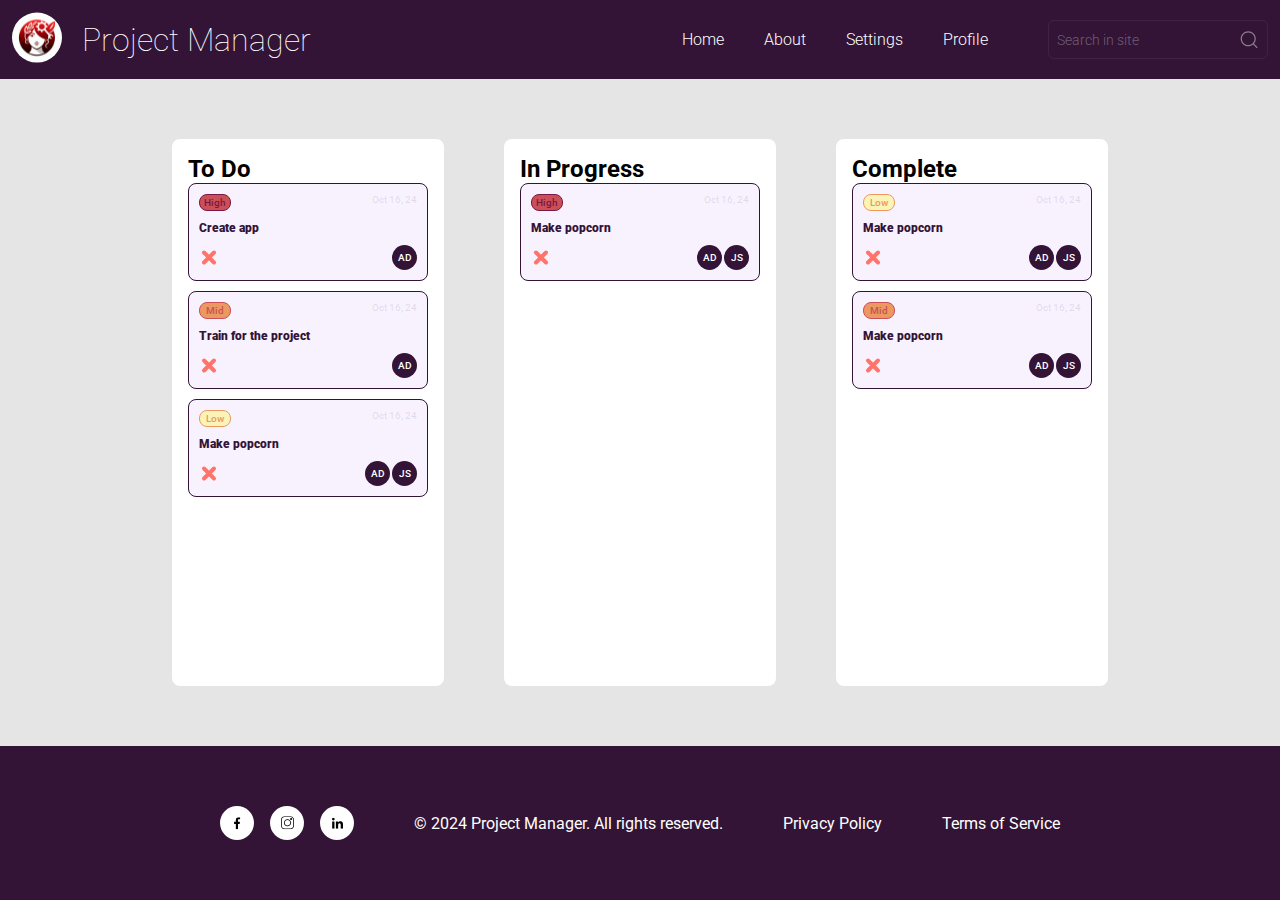
<file: src/pages/cards/index.html>
<!DOCTYPE html>
<html lang="en">
<head>
    <meta charset="UTF-8">
    <meta name="viewport" content="width=device-width, initial-scale=1.0">
    <title>Project Manager</title>
    <link rel="stylesheet" href="style.css">
    <link rel="preconnect" href="https://fonts.googleapis.com">
    <link rel="preconnect" href="https://fonts.gstatic.com" crossorigin>
    <link href="https://fonts.googleapis.com/css2?family=Poppins:ital,wght@0,100;0,200;0,300;0,400;0,500;0,600;0,700;0,800;0,900;1,100;1,200;1,300;1,400;1,500;1,600;1,700;1,800;1,900&family=Roboto:ital,wght@0,100;0,300;0,400;0,500;0,700;0,900;1,100;1,300;1,400;1,500;1,700;1,900&display=swap" rel="stylesheet">
</head>
<body>
    <header id="header">
        <a class="skip-content" href="#main">skip to main content</a>
        <a class="skip-content" href="#footer">skip to footer</a>
        <div id="header-desktop">
            <div id="header-logo-content">
                <a href="../home/index.html">
                    <img class="logo" src="../../assets/projectManagerLogo.svg" alt="Logo Project Manager">
                </a>
                <h1 id="header-title"> Project Manager</h1>
            </div>
            <div id="header-left-side">
                <ul id="header-navigation-links">
                    <li >
                        <a class="header-links-item" href="../home/index.html">Home</a>
                    </li>
                    <li >
                        <a class="header-links-item" href="">About</a>
                    </li>
                    <li >
                        <a class="header-links-item" href="">Settings</a>
                    </li>
                    <li >
                        <a class="header-links-item" href="">Profile</a>
                    </li>
                </ul>
                <div class="header-search-bar">
                    <input id="header-search-input" type="text" value="Search in site">
                    <img src="../../assets/magnifier.svg" alt="" aria-hidden>
                </div>
            </div>
        </div>
        <div id="header-mobile-container">
            <div id="header-mobile">
                <button id="menu-mobile" class="icon-button" onclick="return handleClickMenuMobile()">
                    <img id="menu-mobile-icon" class="closed" src="../../assets/menu.svg" alt="" aria-hidden>
                    <span id="menu-mobile-label" class="screen-reader-only">Abrir menu</span>
                </button>
                <a href="../home/index.html">
                    <img class="logo" src="../../assets/projectManagerLogo.svg" alt="Logo Project Manager">
                </a>
                <button id="mobile-search-button-bar" onclick="return handleClickMobileSearchBar()" class="icon-button">
                        <input id="header-mobile-search-input" type="text" value="Search in site" onblur="return clearMobileSearchBar()">
                    <img src="../../assets/search.svg" alt="" aria-hidden>
                    <span class="screen-reader-only">Pesquisar</span>
                </button>
            </div>
            <nav id="header-mobile-nav" class="closed">
                <ul class="header-navigation-links">
                    <li >
                        <a class="header-links-item" href="../home/index.html">Home</a>
                    </li>
                    <li >
                        <a class="header-links-item" href="">About</a>
                    </li>
                    <li >
                        <a class="header-links-item" href="">Settings</a>
                    </li>
                    <li >
                        <a class="header-links-item" href="">Profile</a>
                    </li>
                </ul>
            </nav>
        </div>
    </header>
    <main id="main">
        <section id="cards-section">
                <div class="cards-column">
                    <h2>To Do</h2>
                    <div class="cards-amount">
                        <div class="card-item">
                            <div class="card-top-information">
                              <span id="card-priority-Card" class="card-priority">High</span>
                              <span class="card-date">Oct 16, 24</span>
                            </div>
                            <h3 class="card-title">Create app</h3>
                            <div class="card-delete-area">
                                <img src="../../assets/X.svg" alt="">
                            <div class="card-collaborators-container">
                                <div class="card-collaborators-item">AD</div>
                            </div>
                          </div>  
                        </div>
                        <div class="card-item">
                            <div class="card-top-information">
                              <span id="card-priority-Card" class="card-priority">Mid</span>
                              <span class="card-date">Oct 16, 24</span>
                            </div>
                            <h3 class="card-title">Train for the project</h3>
                            <div class="card-delete-area">
                                <img src="../../assets/X.svg" alt="">
                            <div class="card-collaborators-container">
                                <div class="card-collaborators-item">AD</div>
                            </div>
                          </div>  
                        </div>
                        <div class="card-item">
                            <div class="card-top-information">
                              <span id="card-priority-Card" class="card-priority">Low</span>
                              <span class="card-date">Oct 16, 24</span>
                            </div>
                            <h3 class="card-title">Make popcorn</h3>
                            <div class="card-delete-area">
                                <img src="../../assets/X.svg" alt="">
                            <div class="card-collaborators-container">
                                <div class="card-collaborators-item">AD</div>
                                <div class="card-collaborators-item">JS</div>
                            </div>
                          </div>  
                        </div>
                    </div>
                </div>
    
                <div class="cards-column">
                    <h2>In Progress</h2>
                    <div class="cards-amount">
                        <div class="card-item">
                            <div class="card-top-information">
                              <span id="card-priority-Card" class="card-priority">High</span>
                              <span class="card-date">Oct 16, 24</span>
                            </div>
                            <h3 class="card-title">Make popcorn</h3>
                            <div class="card-delete-area">
                                <img src="../../assets/X.svg" alt="">
                            <div class="card-collaborators-container">
                                <div class="card-collaborators-item">AD</div>
                                <div class="card-collaborators-item">JS</div>
                            </div>
                          </div>  
                        </div>
                    </div>
                </div>
    
                <div class="cards-column">
                    <h2>Complete</h2>
                    <div class="cards-amount">
                        <div class="cards-amount">
                            <div class="card-item">
                                <div class="card-top-information">
                                  <span id="card-priority-Card" class="card-priority">Low</span>
                                  <span class="card-date">Oct 16, 24</span>
                                </div>
                                <h3 class="card-title">Make popcorn</h3>
                                <div class="card-delete-area">
                                    <img src="../../assets/X.svg" alt="">
                                <div class="card-collaborators-container">
                                    <div class="card-collaborators-item">AD</div>
                                    <div class="card-collaborators-item">JS</div>
                                </div>
                              </div>  
                            </div>

                            <div class="cards-amount">
                        <div class="card-item">
                            <div class="card-top-information">
                              <span id="card-priority-Card" class="card-priority">Mid</span>
                              <span class="card-date">Oct 16, 24</span>
                            </div>
                            <h3 class="card-title">Make popcorn</h3>
                            <div class="card-delete-area">
                                <img src="../../assets/X.svg" alt="">
                            <div class="card-collaborators-container">
                                <div class="card-collaborators-item">AD</div>
                                <div class="card-collaborators-item">JS</div>
                            </div>
                          </div>  
                        </div>
                    </div>
                        </div>
                    </div>
                </div>

            </div>
        </section>
    </main>
    <footer id="footer">
        <div id="footer-container">
            <div id="footer-social-links-container" class="footer-content">
                <a class="footer-social-links" target="_blank" href="https://www.facebook.com/">
                    <img class="footer-social-icon" src="../../assets/facebookIcon.svg" alt="" aria-hidden>
                </a>

                <a class="footer-social-links" target="_blank" href="https://www.instagram.com/">
                    <img class="footer-social-icon" src="../../assets/instagramIcon.svg" alt="" aria-hidden>
                </a>

                <a class="footer-social-links" target="_blank" href="https://www.linkedin.com/in/adson-nunes/">
                    <img class="footer-social-icon" src="../../assets/linkedinIcon.svg" alt="" aria-hidden>
                </a>
            </div>
            <div class="footer-content">
                <span>© 2024 Project Manager. All rights reserved.</span>
                <nav>
                    <ul class="footer-content">
                        <li>
                            <a href="" class="footer-link">Privacy Policy</a>
                        </li>
                        <li>
                            <a href="" class="footer-link">Terms of Service</a>
                        </li>
                    </ul>
                </nav>
            </div>
        </div>
    </footer>
    <script src="script.js"></script>
</body>
</html>
</file>
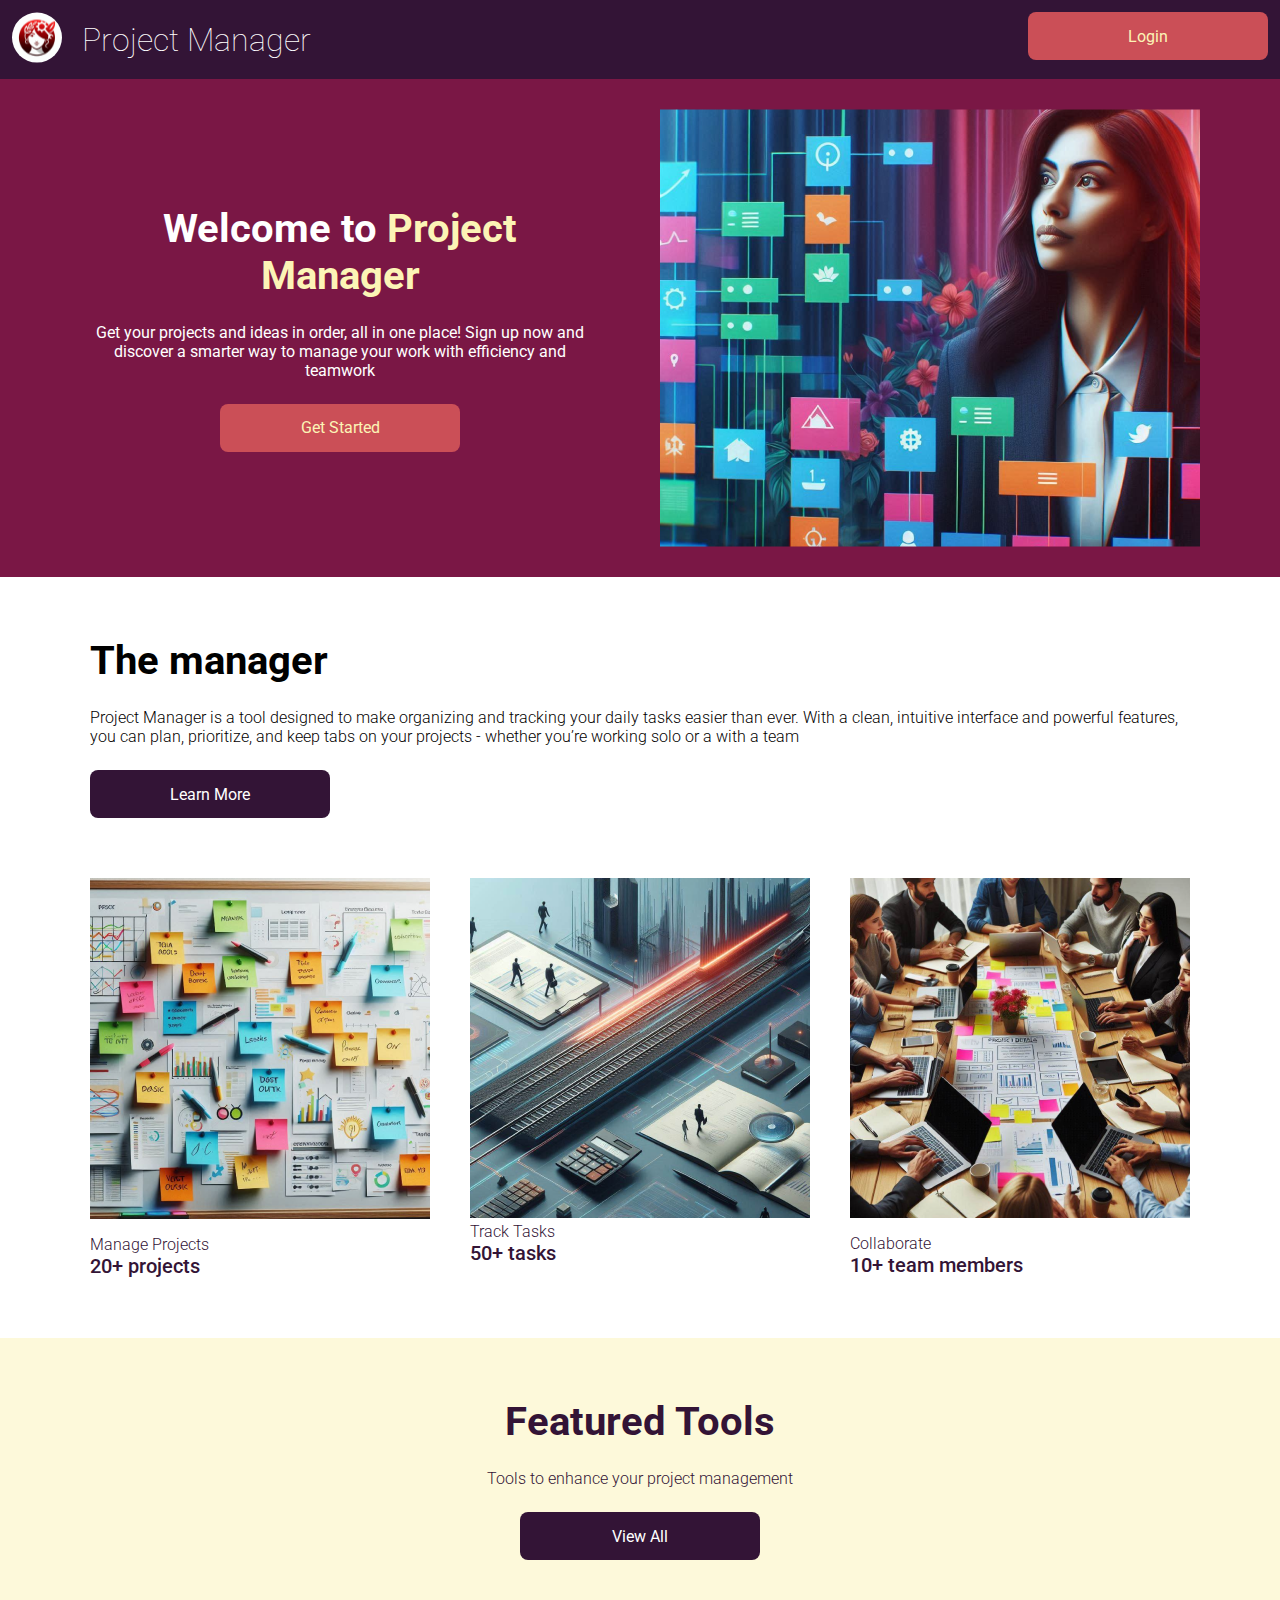
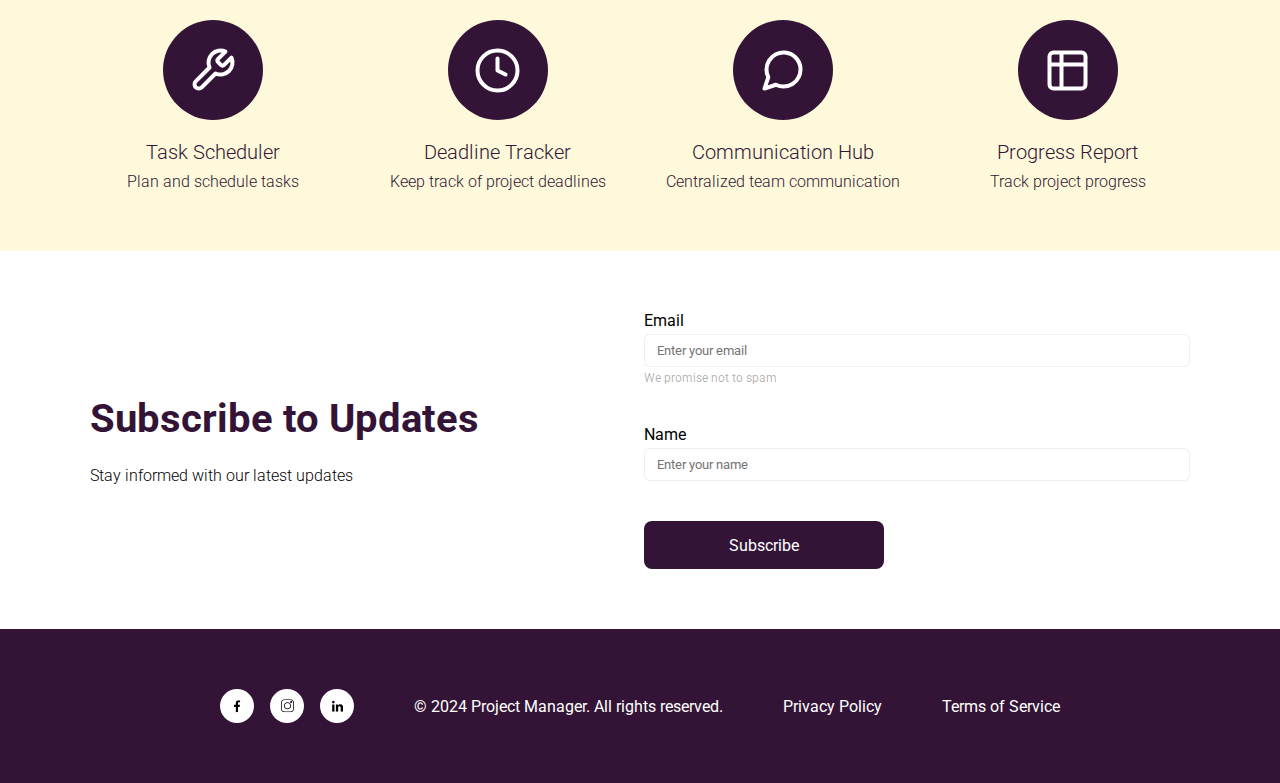
<file: src/pages/home/index.html>
<!DOCTYPE html>
<html lang="en">
  <head>
    <meta charset="UTF-8" />
    <meta name="viewport" content="width=device-width, initial-scale=1.0" />
    <title>Project Manager</title>
    <link rel="stylesheet" href="style.css" />
    <link rel="preconnect" href="https://fonts.googleapis.com" />
    <link rel="preconnect" href="https://fonts.gstatic.com" crossorigin />
    <link
      href="https://fonts.googleapis.com/css2?family=Poppins:ital,wght@0,100;0,200;0,300;0,400;0,500;0,600;0,700;0,800;0,900;1,100;1,200;1,300;1,400;1,500;1,600;1,700;1,800;1,900&family=Roboto:ital,wght@0,100;0,300;0,400;0,500;0,700;0,900;1,100;1,300;1,400;1,500;1,700;1,900&display=swap"
      rel="stylesheet"
    />
  </head>
  <body>
    <header id="header">
      <a class="skip-content" href="#main">skip to main content</a>
      <a class="skip-content" href="#footer">skip to footer</a>
      <div id="header-desktop">
        <div id="header-logo-content">
          <a href="../home/index.html">
            <img class="logo" src="../../assets/projectManagerLogo.svg" alt="Logo Project Manager" />
          </a>
          <h1 id="header-title">Project Manager</h1>
        </div>
        <a id="header-login-button" class="red-button" href="../login/index.html">Login</a>
      </div>
    </header>
    <main id="main">
      <section id="hero-section">
        <div id="hero-container">
          <h2 id="hero-title" class="title-style">
            Welcome to <span id="hero-highlight-title" class="title-style">Project Manager</span>
          </h2>
          <p id="hero-description" class="escription-style">
            Get your projects and ideas in order, all in one place! Sign up now and discover a smarter way to manage
            your work with efficiency and teamwork
          </p>
          <a class="red-button" href="../login/index.html">Get Started</a>
        </div>
        <img
          id="hero-image"
          src="../../assets/welcomeImage.png"
          alt="Foto de uma mulher gerada por inteligencia artificial, ela esta olhando para fluxograma, ela esta usando um terno."
        />
      </section>
      <section id="manager-section">
        <div id="manager-container">
          <h2 id="manager-title" class="title-style">The manager</h2>
          <p id="manager-description" class="description-style">
            Project Manager is a tool designed to make organizing and tracking your daily tasks easier than ever. With a
            clean, intuitive interface and powerful features, you can plan, prioritize, and keep tabs on your projects -
            whether you’re working solo or a with a team
          </p>
          <a class="blue-button" href="https://github.com/AdsonTanajura/project-manager" target="_blank">Learn More</a>
        </div>
        <div id="manager-carder-container">
          <div class="manager-card-content">
            <img class="manager-img" src="../../assets/managerCard1.png" alt="Manage Projects cover" />
            <div class="manager-card-description">
              <h3 class="manager-card-title">Manage Projects</h3>
              <p class="manager-card-amount">20+ projects</p>
            </div>
          </div>
          <div class="manager-card-content">
            <img class="manager-img" src="../../assets/managerCard2.png" alt="Track Tasks cover" />
            <div class="manager-manager-card-description">
              <h3 class="manager-card-title">Track Tasks</h3>
              <p class="manager-card-amount">50+ tasks</p>
            </div>
          </div>
          <div class="manager-card-content">
            <img class="manager-img" src="../../assets/managerCard3.png" alt="Collaborate cover" />
            <div class="manager-card-description">
              <h3 class="manager-card-title">Collaborate</h3>
              <p class="manager-card-amount">10+ team members</p>
            </div>
          </div>
        </div>
      </section>
      <section id="tools-section">
        <h2 id="tools-featured-section-title" class="title-style">Featured Tools</h2>
        <p id="tools-section-description" class="description-style">Tools to enhance your project management</p>
        <a class="blue-button" href="https://github.com/AdsonTanajura/project-manager" target="_blank">View All</a>
        <div id="tools-list">
          <div class="tools-item">
            <div class="tools-item-icon-container">
              <img class="tools-item-icon" src="../../assets/tool.svg" alt="" aria-hidden />
            </div>
            <div class="tools-item-content">
              <h3 class="tools-item-title">Task Scheduler</h3>
              <p class="tools-item-description">Plan and schedule tasks</p>
            </div>
          </div>
          <div class="tools-item">
            <div class="tools-item-icon-container">
              <img class="tools-item-icon" src="../../assets/clock.svg" alt="" aria-hidden />
            </div>
            <div class="tools-item-content">
              <h3 class="tools-item-title">Deadline Tracker</h3>
              <p class="tools-item-description">Keep track of project deadlines</p>
            </div>
          </div>
          <div class="tools-item">
            <div class="tools-item-icon-container">
              <img class="tools-item-icon" src="../../assets/message.svg" alt="" aria-hidden />
            </div>
            <div class="tools-item-content">
              <h3 class="tools-item-title">Communication Hub</h3>
              <p class="tools-item-description">Centralized team communication</p>
            </div>
          </div>
          <div class="tools-item">
            <div class="tools-item-icon-container">
              <img class="tools-item-icon" src="../../assets/table.svg" alt="" aria-hidden />
            </div>
            <div class="tools-item-content">
              <h3 class="tools-item-title">Progress Report</h3>
              <p class="tools-item-description">Track project progress</p>
            </div>
          </div>
        </div>
      </section>
      <section id="subscribe-section">
        <div id="subscribe-content">
          <div id="subscribe-title-container">
            <h2 id="subscribe-section-title" class="title-style">Subscribe to Updates</h2>
            <p id="subscribe-description" class="description-style">Stay informed with our latest updates</p>
          </div>
          <div id="subscribe-success-message">
            <img id="subscribe-success-message-img" src="../../assets/undraw_completed_m9ci 1.svg" alt="" aria-hidden />
            <span id="subscribe-success-message-text">You’re in! Amazing updates coming to your inbox soon.</span>
          </div>
          <form id="subscribe-form" onsubmit="return handleSubmit(event)">
            <div class="subscribe-input-container">
              <label for="email-input">Email</label>
              <input
                id="email-input"
                class="subscribe-input"
                type="text"
                placeholder="Enter your email"
                onchange="removeError('email')"
              />
              <span id="subscribe-input-helper-text">We promise not to spam</span>
              <span id="subscribe-email-input-error" class="error-message">
                <img src="../../assets/error.svg" alt="" aria-hidden />
                Please enter a valid email address
              </span>
            </div>
            <div class="subscribe-input-container">
              <label for="name-input">Name</label>
              <input
                id="name-input"
                class="subscribe-input"
                type="text"
                placeholder="Enter your name"
                onchange="removeError('name')"
              />
              <span id="subscribe-name-input-error" class="error-message">
                <img src="../../assets/error.svg" alt="" aria-hidden />
                Please enter your name
              </span>
            </div>
            <button type="submit" class="blue-button">Subscribe</button>
          </form>
        </div>
      </section>
    </main>
    <footer id="footer">
      <div id="footer-container">
        <div id="footer-social-links-container" class="footer-content">
          <a class="footer-social-links" href="https://www.facebook.com/" target="_blank">
            <img class="footer-social-icon" src="../../assets/facebookIcon.svg" alt="" aria-hidden />
          </a>

          <a class="footer-social-links" href="https://www.instagram.com/" target="_blank">
            <img class="footer-social-icon" src="../../assets/instagramIcon.svg" alt="" aria-hidden />
          </a>

          <a class="footer-social-links" href="https://www.linkedin.com/in/adson-nunes/" target="_blank">
            <img class="footer-social-icon" src="../../assets/linkedinIcon.svg" alt="" aria-hidden />
          </a>
        </div>
        <div class="footer-content">
          <span>© 2024 Project Manager. All rights reserved.</span>
          <nav>
            <ul class="footer-content">
              <li>
                <a href="" class="footer-link">Privacy Policy</a>
              </li>
              <li>
                <a href="" class="footer-link">Terms of Service</a>
              </li>
            </ul>
          </nav>
        </div>
      </div>
    </footer>
    <script src="script.js"></script>
  </body>
</html>
</file>
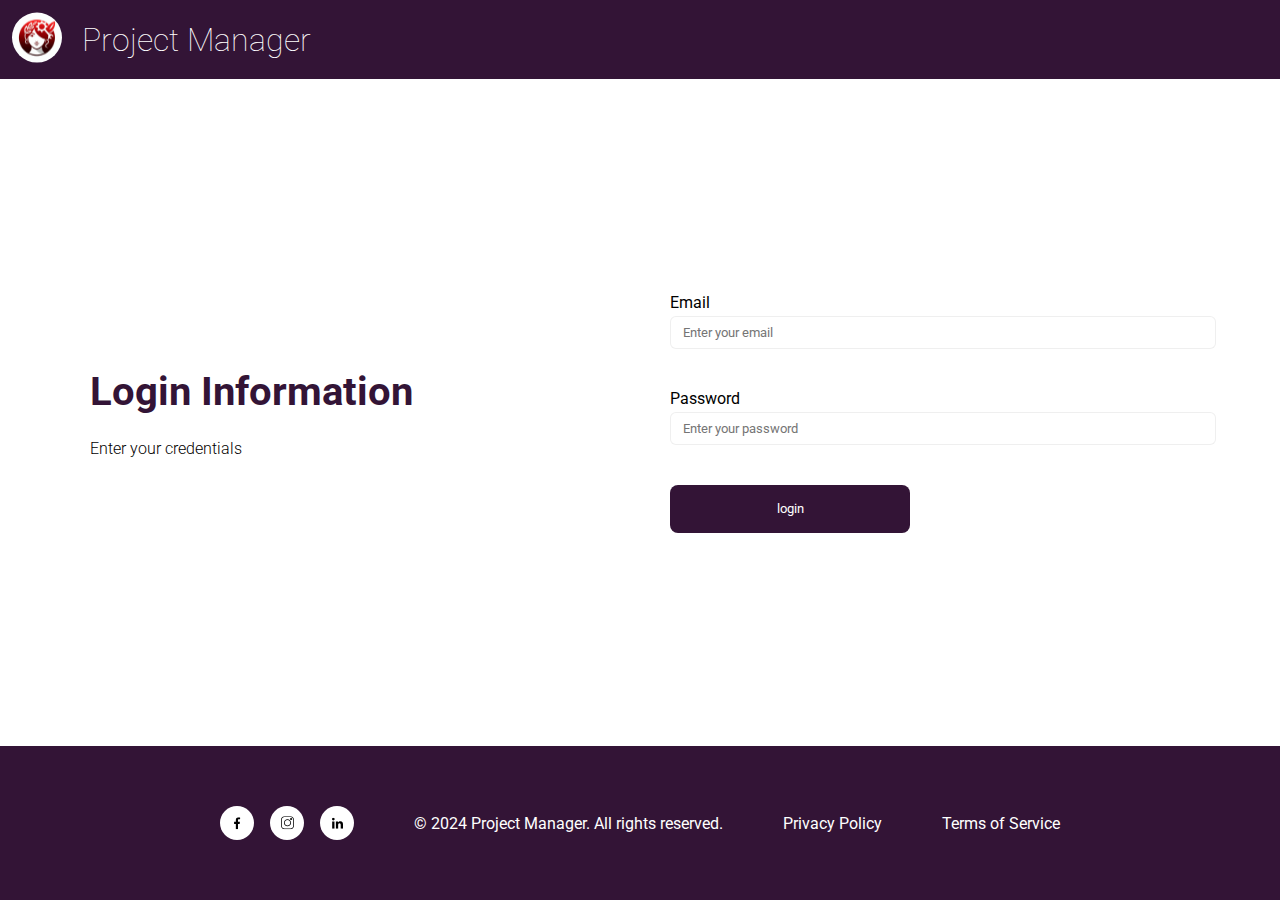
<file: src/pages/login/index.html>
<!DOCTYPE html>
<html lang="en">
  <head>
    <meta charset="UTF-8" />
    <meta name="viewport" content="width=device-width, initial-scale=1.0" />
    <title>Project Manager</title>
    <link rel="stylesheet" href="style.css" />
    <link rel="preconnect" href="https://fonts.googleapis.com" />
    <link rel="preconnect" href="https://fonts.gstatic.com" crossorigin />
    <link
      href="https://fonts.googleapis.com/css2?family=Poppins:ital,wght@0,100;0,200;0,300;0,400;0,500;0,600;0,700;0,800;0,900;1,100;1,200;1,300;1,400;1,500;1,600;1,700;1,800;1,900&family=Roboto:ital,wght@0,100;0,300;0,400;0,500;0,700;0,900;1,100;1,300;1,400;1,500;1,700;1,900&display=swap"
      rel="stylesheet"
    />
  </head>
  <body>
    <header id="header">
      <a class="skip-content" href="#main">skip to main content</a>
      <a class="skip-content" href="#footer">skip to footer</a>
      <div id="header-desktop">
        <div id="header-logo-content">
          <a href="../home/index.html">
            <img class="logo" src="../../assets/projectManagerLogo.svg" alt="Logo Project Manager" />
          </a>
          <h1 id="header-title">Project Manager</h1>
        </div>
      </div>
    </header>
    <script src="script.js"></script>
    <main id="main">
      <section id="login-section">
        <div id="login-content">
          <div id="login-title-container">
            <h2 class="section-title">Login Information</h2>
            <p id="login-description">Enter your credentials</p>
          </div>
          <form id="login-form" onsubmit="return handleSubmit(event)">
            <div class="login-input-container">
              <label for="email-input">Email</label>
              <input
                id="email-input"
                class="login-input"
                type="text"
                placeholder="Enter your email"
                onchange="removeError('email')"
              />
              <span id="login-email-input-error" class="error-message"></span>
            </div>
            <div class="login-input-container">
              <label for="password-input">Password</label>
              <input
                id="password-input"
                class="login-input"
                type="password"
                placeholder="Enter your password"
                onchange="removeError('password')"
              />
              <span id="login-password-input-error" class="error-message">
                <img src="../../assets/error.svg" alt="" aria-hidden />
                Please enter your password
              </span>
            </div>
            <button type="submit" class="blueButton">login</button>
          </form>
        </div>
      </section>
    </main>
    <footer id="footer">
      <div id="footer-container">
        <div id="footer-social-links-container" class="footer-content">
          <a class="footer-social-links" target="_blank" href="https://www.facebook.com/">
            <img class="footer-social-icon" src="../../assets/facebookIcon.svg" alt="" aria-hidden />
          </a>

          <a class="footer-social-links" target="_blank" href="https://www.instagram.com/">
            <img class="footer-social-icon" src="../../assets/instagramIcon.svg" alt="" aria-hidden />
          </a>

          <a class="footer-social-links" target="_blank" href="https://www.linkedin.com/in/adson-nunes/">
            <img class="footer-social-icon" src="../../assets/linkedinIcon.svg" alt="" aria-hidden />
          </a>
        </div>
        <div class="footer-content">
          <span>© 2024 Project Manager. All rights reserved.</span>
          <nav>
            <ul class="footer-content">
              <li>
                <a href="" class="footer-link">Privacy Policy</a>
              </li>
              <li>
                <a href="" class="footer-link">Terms of Service</a>
              </li>
            </ul>
          </nav>
        </div>
      </div>
    </footer>
    <script src="script.js"></script>
  </body>
</html>
</file>
<file: src/pages/cards/style.css>
* {
  margin: 0;
  padding: 0;
  font-family: 'Roboto', sans-serif;
  @media (max-width: 300px) {
    word-break: break-all;
  }
}

body {
  display: flex;
  flex-direction: column;
  justify-content: space-between;
  height: 100vh;
  background-color: #0000001a;
}

button {
  cursor: pointer;
}

main {
  height: 100%;
}

.skip-content {
  color: black;
  background-color: yellow;
  position: absolute;
}

.skip-content:not(:focus-visible),
.screen-reader-only {
  position: absolute;
  clip: rect(1px, 1px, 1px, 1px);
  -webkit-clip-path: inset(0px 0px 99.9% 99.9%);
  clip-path: inset(0px 0px 99.9% 99.9%);
  overflow: hidden;
  height: 1px;
  width: 1px;
  padding: 0;
  border: 0;
}

#header {
  position: relative;
  background-color: #331436;
  padding: 12px;
  display: flex;
  justify-content: center;
}

.icon-button {
  display: flex;
  justify-content: center;
  align-items: center;
  background-color: #cb4f57;
  min-height: 48px;
  min-width: 48px;
  border: none;
  border-radius: 8px;
}

#header-mobile-container {
  display: flex;
  flex-direction: column;
  width: 100%;

  @media (min-width: 992px) {
    display: none;
  }
}

#header-mobile {
  display: flex;
  justify-content: space-between;
  width: 100%;
}

#header-mobile-nav {
  position: absolute;
  top: 78px;
  background-color: #331436;
  width: 100%;
  left: 0;
  padding: 16px;
}

#header-mobile-nav.closed {
  display: none;
}

#header-mobile-nav.opened {
  display: block;
}

#header-mobile-nav > .header-navigation-links {
  display: flex;
  flex-direction: column;
  gap: 50px;
}

#header-desktop {
  display: none;
  flex-direction: row;
  justify-content: space-between;
  flex-wrap: wrap;
  max-width: 1400px;
  width: 100%;
  gap: 12px;

  @media (min-width: 992px) {
    display: flex;
    justify-content: space-between;
  }
}

#header-logo-content {
  display: flex;
  align-items: center;
  gap: 20px;
}

#header-title {
  color: #ffffff;
  font-weight: 28;
}

#header-left-side {
  display: flex;
  flex-direction: row;
  gap: 60px;
  align-items: center;
}

#header-navigation-links {
  display: flex;
  gap: 40px;
  list-style-type: none;
  flex-wrap: wrap;
}

.header-links-item {
  font-size: 16px;
  font-weight: 300;
  color: #ffffff;
  text-decoration: none;
}

.header-search-bar {
  display: flex;
  flex-direction: row;
  align-items: center;
  gap: 4px;
  border: 1px solid #ffffff10;
  padding: 8px;
  border-radius: 6px;
}

#header-search-input {
  background-color: transparent;
  border: none;
  color: #ffffff50;
  font-size: 14px;
  font-weight: 300;
}

#header-mobile-search-input {
  display: none;
  border: none;
  background-color: transparent;
  color: #ffffff50;
  font-size: 14px;
  font-weight: 300;
  margin: 4px;
}

#cards-section {
  display: flex;
  align-items: stretch;
  flex-direction: row;
  white-space: nowrap;
  overflow-x: auto;
  gap: 60px;
  height: calc(100% - 120px);
  padding: 60px;

  @media (min-width: 760px) {
    height: calc(100% - 120px);
    padding: 60px;
    justify-content: center;
  }
}

.cards-column {
  min-width: 240px;
  width: 240px;
  background-color: #ffffff;
  border-radius: 8px;
  padding: 16px;
  gap: 10px;
}

.cards-column h1 {
  font-size: 24px;
  color: #331436;
  font-weight: 500;
}

.cards-amount {
  display: flex;
  flex-direction: column;
  gap: 10px;
}

.card-item {
  display: flex;
  justify-content: space-between;
  flex-direction: column;
  border: 1px solid #331436;
  border-radius: 8px;
  padding: 10px;
  gap: 10px;
  background-color: #f8f2ff;
}

.card-top-information {
  display: flex;
  flex-direction: row;
  justify-content: space-between;
}

.card-date {
  font-size: 10px;
  font-weight: 500;
  color: #0000001a;
}

.card-title {
  font-size: 12px;
  font-weight: 900;
  color: #331436;
}

.card-priority {
  display: flex;
  align-items: center;
  justify-content: center;
  max-width: 30px;
  width: 100%;
  max-height: 15px;
  height: 15px;
  border-radius: 8px;
  font-size: 10px;
  font-weight: 500;
}

.card-delete-area {
  display: flex;
  flex-direction: row;
  justify-content: space-between;
}

.card-collaborators-container {
  display: flex;
  flex-direction: row;
  gap: 2px;
}

.card-collaborators-item {
  display: flex;
  justify-content: center;
  align-items: center;
  font-size: 10px;
  font-weight: 500;
  width: 25px;
  height: 25px;
  border-radius: 50%;
  background-color: #331436;
  color: #ffffff;
}

.high-priority {
  border: 1px solid #7a1745;
  color: #7a1745;
  background-color: #cb4f57;
}

.mid-priority {
  border: 1px solid #cb4f57;
  color: #cb4f57;
  background-color: #eb9961;
}

.low-priority {
  border: 1px solid #eb9961;
  color: #eb9961;
  background-color: #fcf4b6;
}

.card-date {
}

#footer {
  display: flex;
  justify-content: center;
  background-color: #331436;
  color: #ffffff;
  padding: 60px;

  padding: 40px 4px;

  @media (min-width: 310px) {
    padding: 40px 12px;
  }

  @media (min-width: 760px) {
    padding: 60px;
  }
}

#footer-container {
  display: flex;
  flex-wrap: wrap;
  justify-content: center;
  gap: 60px;
  width: 100%;
  max-width: 982px;
}

#footer-social-links-container {
  gap: 16px;
}

.footer-social-links {
  display: flex;
  justify-content: center;
  align-items: center;
  background-color: #ffffff;
  width: 34px;
  height: 34px;
  border-radius: 100%;
}

.footer-content {
  display: flex;
  flex-wrap: wrap;
  align-items: center;
  justify-content: center;
  gap: 60px;
  list-style-type: none;
}

.footer-link {
  color: #ffffff;
  text-decoration: none;
}
</file>
<file: src/pages/home/style.css>
* {
  margin: 0;
  padding: 0;
  font-family: 'Roboto', sans-serif;
  @media (max-width: 300px) {
    word-break: break-all;
  }
}

.red-button {
  cursor: pointer;
  display: flex;
  align-items: center;
  justify-content: center;
  border: none;
  height: 48px;
  width: 240px;
  max-width: 100vw;
  border-radius: 8px;
  font-size: 16px;
  background-color: #cb4f57;
  color: #fcf4b6;
  text-decoration: none;
  transition: background-color 0.3s ease, color 0.3s ease;
}

.red-button:hover {
  background-color: #a03a44;
  color: #c5be89;
}

.skip-content {
  color: black;
  background-color: yellow;
  position: absolute;
}

.skip-content:not(:focus-visible) {
  position: absolute;
  clip: rect(1px, 1px, 1px, 1px);
  -webkit-clip-path: inset(0px 0px 99.9% 99.9%);
  clip-path: inset(0px 0px 99.9% 99.9%);
  overflow: hidden;
  height: 1px;
  width: 1px;
  padding: 0;
  border: 0;
}

section {
  display: flex;
  flex-wrap: wrap;
  justify-content: center;
  align-items: center;
}

.title-style {
  font-weight: bold;
  font-size: 40px;
}

.description-style {
  font-size: 16px;
  font-weight: 300;
}

#header {
  background-color: #331436;
  padding: 12px;
  display: flex;
  justify-content: center;
}

#header-desktop {
  display: flex;
  flex-direction: row;
  justify-content: center;
  flex-wrap: wrap;
  max-width: 1400px;
  width: 100%;
  gap: 12px;

  @media (min-width: 760px) {
    justify-content: space-between;
  }
}

#header-logo-content {
  display: flex;
  align-items: center;
  gap: 20px;
}

#header-title {
  color: #ffffff;
  font-weight: 28;
}

#tools-featured-section-title {
  color: #331436;
}

#subscribe-section-title {
  color: #331436;
}

#hero-section {
  background-color: #7a1745;
  padding: 30px;
  gap: 60px;
}

#hero-container {
  display: flex;
  flex-direction: column;
  gap: 24px;
  max-width: 520px;
  height: auto;
  align-items: center;
  text-align: center;
}

#hero-title {
  color: #ffffff;
}

#hero-highlight-title {
  color: #fcf4b6;
}

#hero-description {
  color: #ffffff;
  max-width: 90vw;
}

#hero-image {
  max-width: 90vw;
}

#manager-section {
  flex-direction: column;
  padding: 40px 12px;
  gap: 60px;

  @media (min-width: 760px) {
    padding: 60px 30px;
  }
}
#manager-container {
  display: flex;
  flex-direction: column;
  gap: 24px;
  max-width: 1100px;

  @media (max-width: 760px) {
    align-items: center;
    text-align: center;
  }
}

#manager-title {
  color: #000000;
}

#manager-description {
  color: #020000;
}

.blue-button {
  cursor: pointer;
  display: flex;
  align-items: center;
  justify-content: center;
  border: none;
  text-decoration: none;
  height: 48px;
  width: 240px;
  max-width: 100vw;
  border-radius: 8px;
  font-size: 16px;
  background-color: #331436;
  transition: background-color 0.3s ease, color 0.3s ease;
  color: #ffffff;
  transition: color 0.3s ease;
  border: none;
}

.blue-button:hover {
  background-color: #29102c;
  color: #dfdfdf;
}

#manager-carder-container {
  display: flex;
  flex-direction: row;
  flex-wrap: wrap;
  gap: 40px;
  justify-content: center;
}

.manager-card-content {
  max-width: 340px;
}

.manager-card-description {
  gap: 4px;
  margin-top: 12px;
}

.manager-card-title {
  font-size: 16px;
  font-weight: 300;
  color: #331436;
}

.manager-card-amount {
  font-size: 20px;
  color: #331436;
  font-weight: 500;
}

.manager-img {
  max-width: 80vw;
}

#tools-section {
  flex-direction: column;
  padding: 60px;
  gap: 24px;
  background-color: rgba(252, 244, 182, 0.5);
  padding: 40px 12px;

  @media (min-width: 760px) {
    padding: 60px 30px;
  }
}

#tools-section-description {
  color: #331436;
}

#tools-list {
  display: flex;
  flex-wrap: wrap;
  flex-direction: row;
  max-width: 1100px;
  justify-content: center;
  align-items: center;
  margin-top: 36px;
  gap: 40px;
}

.tools-item {
  display: flex;
  justify-content: center;
  flex-wrap: wrap;
  align-items: center;
  flex-direction: column;
  text-align: center;
  gap: 20px;
  width: 245px;
  max-width: 90vw;
}

.tools-item-icon-container {
  display: flex;
  flex-wrap: wrap;
  justify-content: center;
  align-items: center;
  border-radius: 100%;
  background-color: #331436;
  height: 100px;
  width: 100px;
  max-width: 90vw;
  max-height: 90vw;
}

.tools-item-icon {
  max-width: 50%;
}

.tools-item-content {
  flex-wrap: wrap;
  display: flex;
  flex-direction: column;
  gap: 8px;
}

.tools-item-title {
  font-size: 20px;
  font-weight: 300;
  color: #331436;
}
.tools-item-description {
  font-size: 16px;
  font-weight: 300;
  color: #331436;
}

#subscribe-section {
  padding: 60px;
  gap: 24px;
  padding: 40px 4px;

  @media (min-width: 310px) {
    padding: 40px 12px;
  }

  @media (min-width: 760px) {
    padding: 60px 30px;
  }
}

#subscribe-description {
  color: #020000;
}

#subscribe-content {
  display: flex;
  flex-wrap: wrap;
  align-items: center;
  flex-direction: row;
  justify-content: space-between;
  width: 100%;
  max-width: 1100px;
  gap: 24px;

  @media (max-width: 798px) {
    justify-content: center;
  }
}

#subscribe-title-container {
  display: flex;
  flex-direction: column;
  gap: 24px;
}

#subscribe-form {
  display: flex;
  flex-direction: column;
  gap: 40px;
}

.subscribe-input {
  display: flex;
  flex-wrap: wrap;
  align-items: center;
  justify-content: space-between;
  width: 520px;
  max-width: 80vw;
  padding: 8px 12px;
  border: 1px solid #00000010;
  border-radius: 6px;
}

#subscribe-input-helper-text {
  font-size: 12px;
  color: #00000050;
}

#subscribe-email-input-error {
  display: none;
  align-items: center;
  gap: 4px;
  font-size: 12px;
  color: red;
}

.error-message {
  display: none;
  align-items: center;
  gap: 4px;
  color: red;
  font-size: 12px;
}

.success-message {
  display: none;
  color: green;
  font-size: 14px;
  margin-top: 10px;
}

#subscribe-success-message {
  display: none;
  align-items: center;
  flex-direction: column;
  min-width: 50%;
  gap: 12px;
}

#subscribe-success-message-img {
  width: 200px;
}

#subscribe-success-message-text {
  font-size: 24px;
  max-width: 300px;
  color: #331436;
}

.subscribe-input-container {
  display: flex;
  flex-direction: column;
  gap: 4px;
}

#footer {
  display: flex;
  justify-content: center;
  background-color: #331436;
  color: #ffffff;
  padding: 60px;

  padding: 40px 4px;

  @media (min-width: 310px) {
    padding: 40px 12px;
  }

  @media (min-width: 760px) {
    padding: 60px;
  }
}

#footer-container {
  display: flex;
  flex-wrap: wrap;
  justify-content: center;
  gap: 60px;
  width: 100%;
  max-width: 982px;
}

#footer-social-links-container {
  gap: 16px;
}

.footer-social-links {
  display: flex;
  justify-content: center;
  align-items: center;
  background-color: #ffffff;
  width: 34px;
  height: 34px;
  border-radius: 100%;
}

.footer-content {
  display: flex;
  flex-wrap: wrap;
  align-items: center;
  justify-content: center;
  gap: 60px;
  list-style-type: none;
}

.footer-link {
  color: #ffffff;
  text-decoration: none;
}
</file>
<file: src/pages/login/style.css>
* {
  margin: 0;
  padding: 0;
  font-family: 'Roboto', sans-serif;
  @media (max-width: 300px) {
    word-break: break-all;
  }
}

body {
  display: flex;
  flex-direction: column;
  justify-content: space-between;
  height: 100vh;
}

button {
  cursor: pointer;
}

.skip-content {
  color: black;
  background-color: yellow;
  position: absolute;
}

.skip-content:not(:focus-visible) {
  position: absolute;
  clip: rect(1px, 1px, 1px, 1px);
  -webkit-clip-path: inset(0px 0px 99.9% 99.9%);
  clip-path: inset(0px 0px 99.9% 99.9%);
  overflow: hidden;
  height: 1px;
  width: 1px;
  padding: 0;
  border: 0;
}

#header {
  background-color: #331436;
  padding: 12px;
  display: flex;
  justify-content: center;
}

#header-desktop {
  display: flex;
  flex-direction: row;
  justify-content: center;
  flex-wrap: wrap;
  max-width: 1400px;
  width: 100%;
  gap: 12px;

  @media (min-width: 760px) {
    justify-content: space-between;
  }
}

#header-logo-content {
  display: flex;
  align-items: center;
  gap: 20px;
}

#header-title {
  color: #ffffff;
  font-weight: 28;
}

.section-title {
  color: #331436;
  font-size: 40px;
  font-weight: bold;
}

.blueButton {
  width: 240px;
  max-width: 90vw;
  height: 48px;
  background-color: #331436;
  transition: background-color 0.3s ease;
  color: #ffffff;
  transition: color 0.3s ease;
  border: none;
  border-radius: 8px;
}

.blueButton:hover {
  background-color: #29102c;
  color: #dfdfdf;
}

#login-section {
  display: flex;
  flex-wrap: wrap;
  align-items: center;
  justify-content: center;
  padding: 60px;
  gap: 24px;
  padding: 40px 4px;

  @media (min-width: 310px) {
    padding: 40px 12px;
  }

  @media (min-width: 760px) {
    padding: 60px 30px;
  }
}

#login-description {
  font-size: 16px;
  font-weight: 300;
  color: #020000;
}

#login-content {
  display: flex;
  flex-wrap: wrap;
  align-items: center;
  justify-content: center;
  width: 100%;
  max-width: 1100px;
  gap: 60px;
}

#login-title-container {
  display: flex;
  flex-direction: column;
  gap: 24px;
  max-width: 520px;
  width: 100%;
}

#login-form {
  display: flex;
  flex-direction: column;
  gap: 40px;
  max-width: 520px;
}

.login-input {
  display: flex;
  flex-wrap: wrap;
  align-items: center;
  justify-content: space-between;
  width: 520px;
  max-width: 80vw;
  padding: 8px 12px;
  border: 1px solid #00000010;
  border-radius: 6px;
}

#login-input-helper-text {
  font-size: 12px;
  color: #00000050;
}

#login-email-input-error {
  display: none;
  align-items: center;
  gap: 4px;
  font-size: 12px;
  color: red;
}

.error-message {
  display: none;
  align-items: center;
  gap: 4px;
  color: red;
  font-size: 12px;
}

.success-message {
  display: none;
  color: green;
  font-size: 14px;
  margin-top: 10px;
}

#login-success-message {
  display: none;
  align-items: center;
  flex-direction: column;
  min-width: 50%;
  gap: 12px;
}

#login-success-message-img {
  width: 200px;
}

#login-success-message-text {
  font-size: 24px;
  max-width: 300px;
  color: #331436;
}

.login-input-container {
  display: flex;
  flex-direction: column;
  gap: 4px;
}

#footer {
  display: flex;
  justify-content: center;
  background-color: #331436;
  color: #ffffff;
  padding: 60px;

  padding: 40px 4px;

  @media (min-width: 310px) {
    padding: 40px 12px;
  }

  @media (min-width: 760px) {
    padding: 60px;
  }
}

#footer-container {
  display: flex;
  flex-wrap: wrap;
  justify-content: center;
  gap: 60px;
  width: 100%;
  max-width: 982px;
}

#footer-social-links-container {
  gap: 16px;
}

.footer-social-links {
  display: flex;
  justify-content: center;
  align-items: center;
  background-color: #ffffff;
  width: 34px;
  height: 34px;
  border-radius: 100%;
}

.footer-content {
  display: flex;
  flex-wrap: wrap;
  align-items: center;
  justify-content: center;
  gap: 60px;
  list-style-type: none;
}

.footer-link {
  color: #ffffff;
  text-decoration: none;
}
</file>
